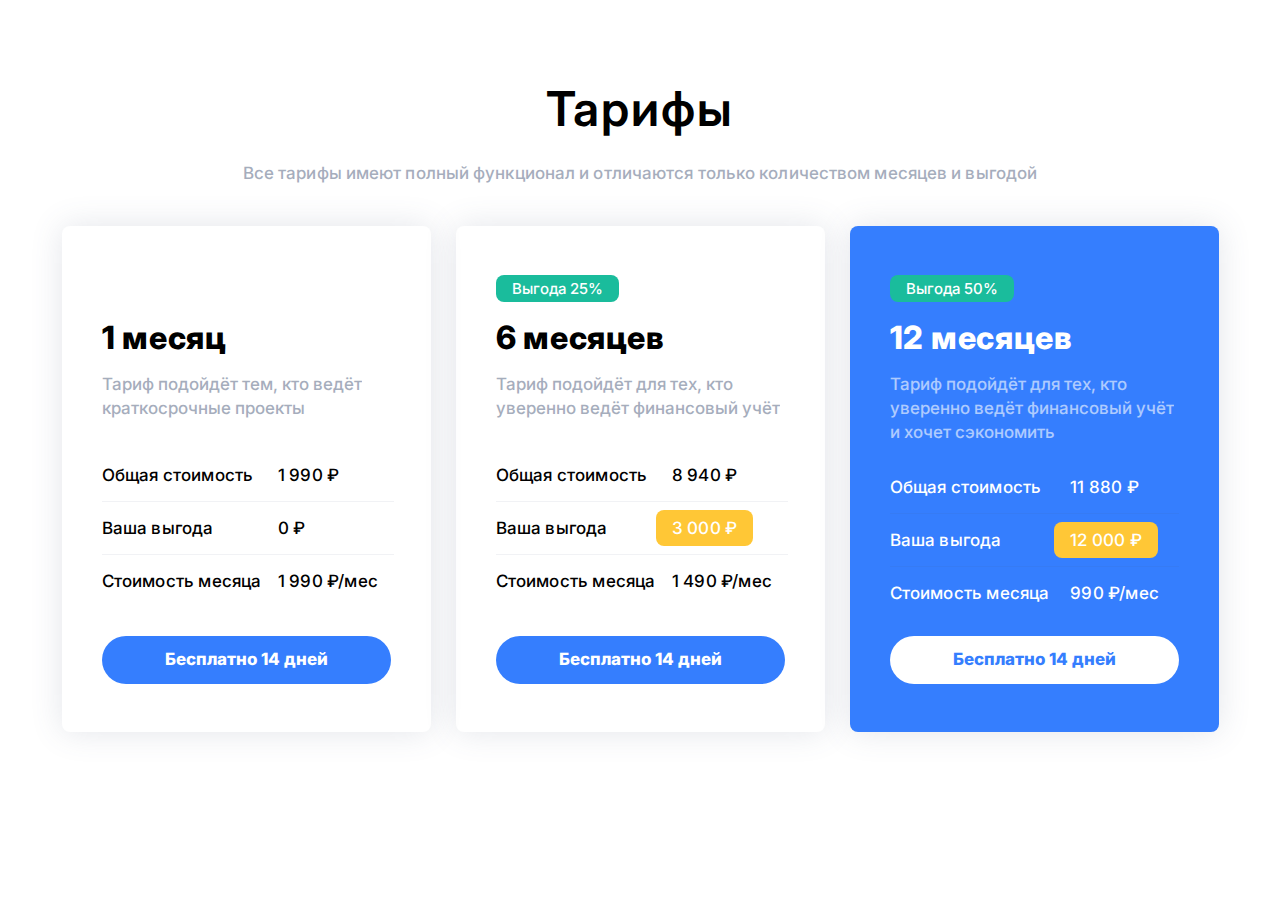
<file: 3-finio/index.html>
<!DOCTYPE html>
<html lang="ru">
  <head>
    <meta charset="UTF-8" />
    <meta name="viewport" content="width=device-width, initial-scale=1.0" />
    <link rel="stylesheet" href="./styles/fonts.css" />
    <link rel="stylesheet" href="./styles/global.css" />
    <link rel="stylesheet" href="./styles/styles.css" />
    <title>Finio</title>
  </head>
  <body>
    <main>
      <div class="section__tarifs">
        <h3 class="section__title">Тарифы</h3>
        <p class="section__description">
          Все тарифы имеют полный функционал и отличаются только количеством
          месяцев и выгодой
        </p>
        <div class="cards">
          <article class="card">
            <header class="card__header">
              <div class="card__benefit">
                <span class="hidden">Нет выгоды</span>
              </div>
              <h4 class="card__title">1 месяц</h4>
              <p class="card__text">
                Тариф подойдёт тем, кто ведёт краткосрочные проекты
              </p>
            </header>
            <table class="card__table">
              <tbody>
                <tr>
                  <td>Общая стоимость</td>
                  <td><span>1 990 ₽</span></td>
                </tr>
                <tr>
                  <td>Ваша выгода</td>
                  <td><span>0 ₽</span></td>
                </tr>
                <tr>
                  <td>Стоимость месяца</td>
                  <td><span>1 990 ₽/мес</span></td>
                </tr>
              </tbody>
            </table>
            <button class="card__button" type="button">Бесплатно 14 дней</button>
          </article>
          <article class="card">
            <header class="card__header">
              <div class="card__benefit">
                <span>Выгода 25%</span>
              </div>
              <h4 class="card__title">6 месяцев</h4>
              <p class="card__text">
                Тариф подойдёт для тех, кто уверенно ведёт финансовый учёт
              </p>
            </header>
            <table class="card__table">
              <tbody>
                <tr>
                  <td>Общая стоимость</td>
                  <td><span>8 940 ₽</span></td>
                </tr>
                <tr>
                  <td>Ваша выгода</td>
                  <td><span class="td__bordered">3 000 ₽</span></td>
                </tr>
                <tr>
                  <td>Стоимость месяца</td>
                  <td><span>1 490 ₽/мес</span></td>
                </tr>
              </tbody>
            </table>
            <button class="card__button" type="button">Бесплатно 14 дней</button>
          </article>
          <article class="card card__primary">
            <header class="card__header">
              <div class="card__benefit">
                <span>Выгода 50%</span>
              </div>
              <h4 class="card__title">12 месяцев</h4>
              <p class="card__text card__text-primary">
                Тариф подойдёт для тех, кто уверенно ведёт финансовый учёт и
                хочет сэкономить
              </p>
            </header>
            <table class="card__table">
              <tbody>
                <tr>
                  <td>Общая стоимость</td>
                  <td><span>11 880 ₽</span></td>
                </tr>
                <tr>
                  <td>Ваша выгода</td>
                  <td><span class="td__bordered">12 000 ₽</span></td>
                </tr>
                <tr>
                  <td>Стоимость месяца</td>
                  <td><span>990 ₽/мес</span></td>
                </tr>
              </tbody>
            </table>
            <button class="card__button card__button-primary" type="button">Бесплатно 14 дней</button>
          </article>
        </div>
      </div>
    </main>
  </body>
</html>
</file>
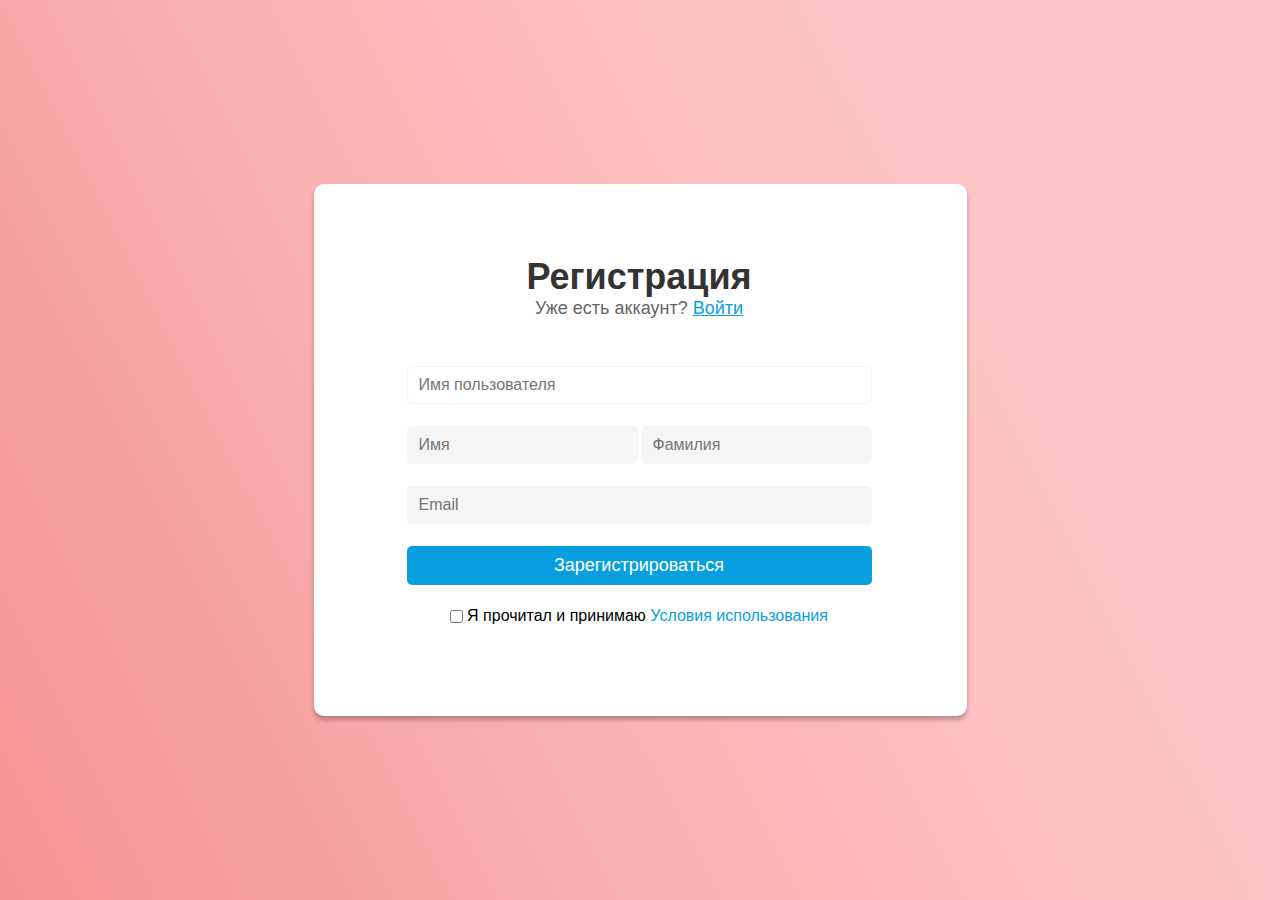
<file: 2-form/registration.html>
<!DOCTYPE html>
<html lang="ru">
  <head>
    <meta charset="UTF-8" />
    <meta name="viewport" content="width=device-width, initial-scale=1.0" />
    <link rel="stylesheet" href="./styles.css" />
    <title>Регистрация</title>
  </head>
  <body>
    <form class="form__registration" action="#" method="post">
      <h3 class="form__title">Регистрация</h3>
      <span class="form__text">Уже есть аккаунт? <a href="#">Войти</a></span>
      <div class="form__inputs">
        <input
          class="form__username"
          type="text"
          name="username"
          id="username"
          placeholder="Имя пользователя" />
        <div class="form__inputs-group">
          <input type="text" name="name" id="name" placeholder="Имя" />
          <input type="text" name="surname" id="surname" placeholder="Фамилия" />
        </div>
        <input type="email" name="email" id="email" placeholder="Email" />
        <button type="submit">Зарегистрироваться</button>
        <div class="checkbox">
          <input type="checkbox" name="checkbox" id="checkbox" />
          <label for="checkbox">Я прочитал и принимаю
            <a href="#">Условия использования</a></label>
        </div>
      </div>
    </form>
  </body>
</html>
</file>
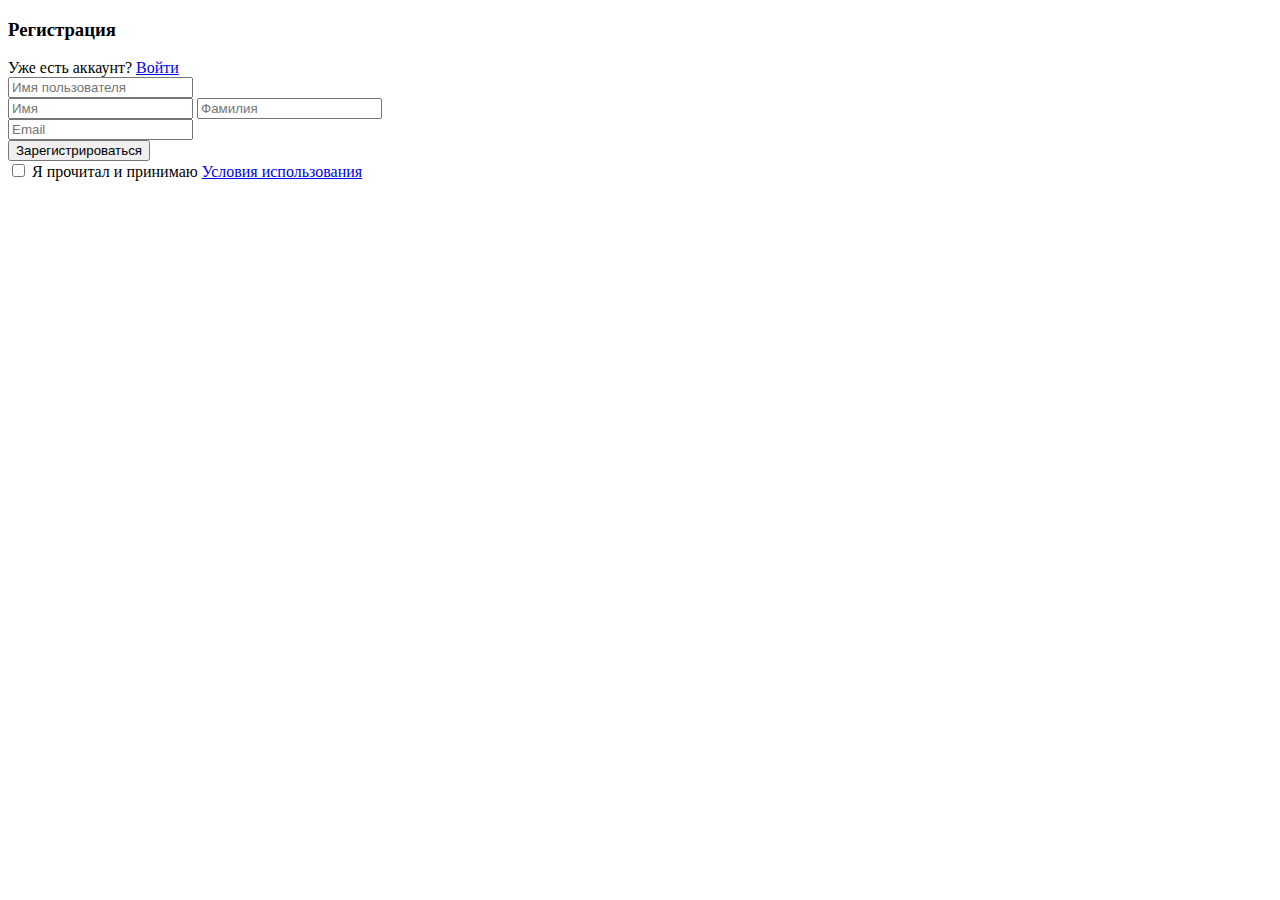
<file: 1-blog/2-form/registration.html>
<!DOCTYPE html>
<html lang="ru">
<head>
    <meta charset="UTF-8">
    <meta name="viewport" content="width=device-width, initial-scale=1.0">
    <title>Регистрация</title>
</head>
<body>
    <form action="#" method="post">
      <h3>Регистрация</h3>
      <span>Уже есть аккаунт? <a href="#">Войти</a></span>
      <div>
        <input type="text" name="username" id="username" placeholder="Имя пользователя">
      </div>
      <input type="text" name="name" id="name" placeholder="Имя">
      <input type="text" name="surname" id="surname" placeholder="Фамилия">
      <div>
        <input type="email" name="email" id="email" placeholder="Email">
      </div>
      <button type="submit">Зарегистрироваться</button>
      <div>
        <input type="checkbox" name="checkbox" id="checkbox">
        <label for="checkbox">Я прочитал и принимаю <a href="#">Условия использования</a></label>
      </div>
    </form>
</body>
</html>
</file>
<file: 3-finio/styles/fonts.css>
@import url('https://fonts.googleapis.com/css2?family=Inter:ital,opsz,wght@0,14..32,100..900;1,14..32,100..900&display=swap');
</file>
<file: 3-finio/styles/global.css>
:root {
  --color-primary: #357EFE;
  --color-white: #FFFFFF;
  --color-black: #000000;
  --color-button-primary: #357EFE;
}

* {
  margin: 0;
  padding: 0;
  box-sizing: border-box;
}

body {
  font-family: "Inter", sans-serif;
}

.hidden {
  display: none;
}
</file>
<file: 3-finio/styles/styles.css>
.section__tarifs {
  display: flex;
  flex-direction: column;
  align-items: center;
  margin-top: 80px;
  gap: 24px;
}

.section__title {
  font-size: 48px;
  line-height: 58px;
  letter-spacing: 2px;
  font-weight: 600;
  text-align: center;
}

.section__description {
  font-size: 17px;
  letter-spacing: 0.1px;
  line-height: 1.4;
  font-weight: 500;
  color: #4e5d7c;
  opacity: 0.5;
}

.cards {
  display: flex;
  flex-wrap: wrap;
  justify-content: center;
  gap: 25px;
  margin-top: calc(40px - 24px);
}

.card {
  display: flex;
  flex-direction: column;
  justify-content: space-between;
  gap: 32px;
  padding: 48px 40px;
  box-shadow: 0px 0px 32px rgba(78, 93, 124, 0.16);
  border-radius: 8px;
  max-width: 369px;
}

.card__primary {
  background-color: var(--color-primary);
  color: var(--color-white);
}

.card__header {
  display: flex;
  flex-direction: column;
  gap: 16px;
}

.card__benefit {
  min-height: 29px;
  padding: 4px 0;
}

.card__benefit > span {
  font-size: 15px;
  line-height: 1.4;
  font-weight: 500;
  padding: 4px 16px;
  border-radius: 8px;
  background-color: #1ABC9C;
  color: var(--color-white);
}

.card__title {
  font-size: 32px;
  line-height: 1.2;
  font-weight: 800;
  letter-spacing: 0.8px;
}

.card__text {
  font-size: 17px;
  line-height: 1.4;
  font-weight: 500;
  color: #4e5d7c;
  opacity: 0.5;
}

.card__text-primary {
  color: var(--color-white);
  opacity: 0.6;
}

.card__table {
  border-collapse: collapse;
}

.card__table > tbody > tr:not(:last-child) {
  border-bottom: 1px solid #4E5D7C14;
}


.card__table > tbody > tr td {
  font-size: 17px;
  line-height: 1.2;
  font-weight: 500;
  padding: 16px 0;
  letter-spacing: 0.2px;
  text-wrap: nowrap;
}

.card__table > tbody > tr > td > span {
  padding: 8px 16px;
  text-wrap: nowrap;
}

.card__table > tbody > tr:last-child > td {
  padding-bottom: 0;
}

.card__table > tbody > tr:first-child > td {
  padding-top: 0;
}

.td__bordered {
  background-color: #FFC736;
  border-radius: 8px;
  color: var(--color-white);
}

.card__button {
  padding: 12px 0;
  border-radius: 47px;
  border: none;
  font-family: "Inter", sans-serif;
  font-size: 17px;
  line-height: 1.4;
  font-weight: 800;
  color: var(--color-white);
  background-color: var(--color-button-primary);
}

.card__button-primary {
  background-color: var(--color-white);
  color: var(--color-primary);
}
</file>
<file: 2-form/styles.css>
* {
  margin: 0;
  padding: 0;
  box-sizing: border-box;
}

body {
  display: flex;
  justify-content: center;
  align-items: center;
  height: 100vh;
  font-size: 16px;
  font-family: 'Open Sans', sans-serif;
  background: linear-gradient(243.18deg, #FDC5C5 25.45%, rgba(242, 152, 222, 0) 100%), linear-gradient(243.43deg, #FFA5A5 32.96%, rgba(255, 255, 255, 0) 82.03%), #F39494;
}

.form__registration {
  background-color: #fff;
  padding: 72px 95px 91px 93px;
  border-radius: 10px;
  box-shadow: 0px 4px 4px rgba(0, 0, 0, 0.25);
}

.form__registration a {
  color: #089fe0;
}


.form__title {
  font-size: 36px;
  color: #333;
  text-align: center;
}

.form__text {
  display: block;
  font-size: 18px;
  text-align: center;
  color: #666;
}

.form__inputs {
  display: flex;
  flex-direction: column;
  gap: 22px;
  margin-top: 47px;
}

.form__inputs input {
  font-size: 16px;
  border: 1px solid #F5F5F5;
  border-radius: 5px;
  padding: 9px 11px;
}

.form__username {
  display: block;
  color: #333;
  background-color: #fff;
}

.form__inputs-group {
  display: flex;
  flex-direction: row;
  gap: 3px;
}

.form__inputs-group input {
  background-color: #F5F5F5;
}

.form__inputs input[type="email"] {
  background-color: #F5F5F5;
}

.form__inputs button[type="submit"] {
  font-size: 18px;
  background-color: #089FE0;
  color: #fff;
  border: none;
  padding-top: 9px;
  padding-bottom: 9px;
  border-radius: 5px;
  cursor: pointer;
}

.checkbox {
  display: flex;
  justify-content: center;
  gap: 4px;
  align-items: center;
}

.checkbox input[type="checkbox"] {
  background-color: #F5F5F5;
  border: 1px solid #EEEEEE;
  border-radius: 5px;
  cursor: pointer;
  font-size: 16px;
}

.checkbox a {
  text-decoration: none;
}
</file>
